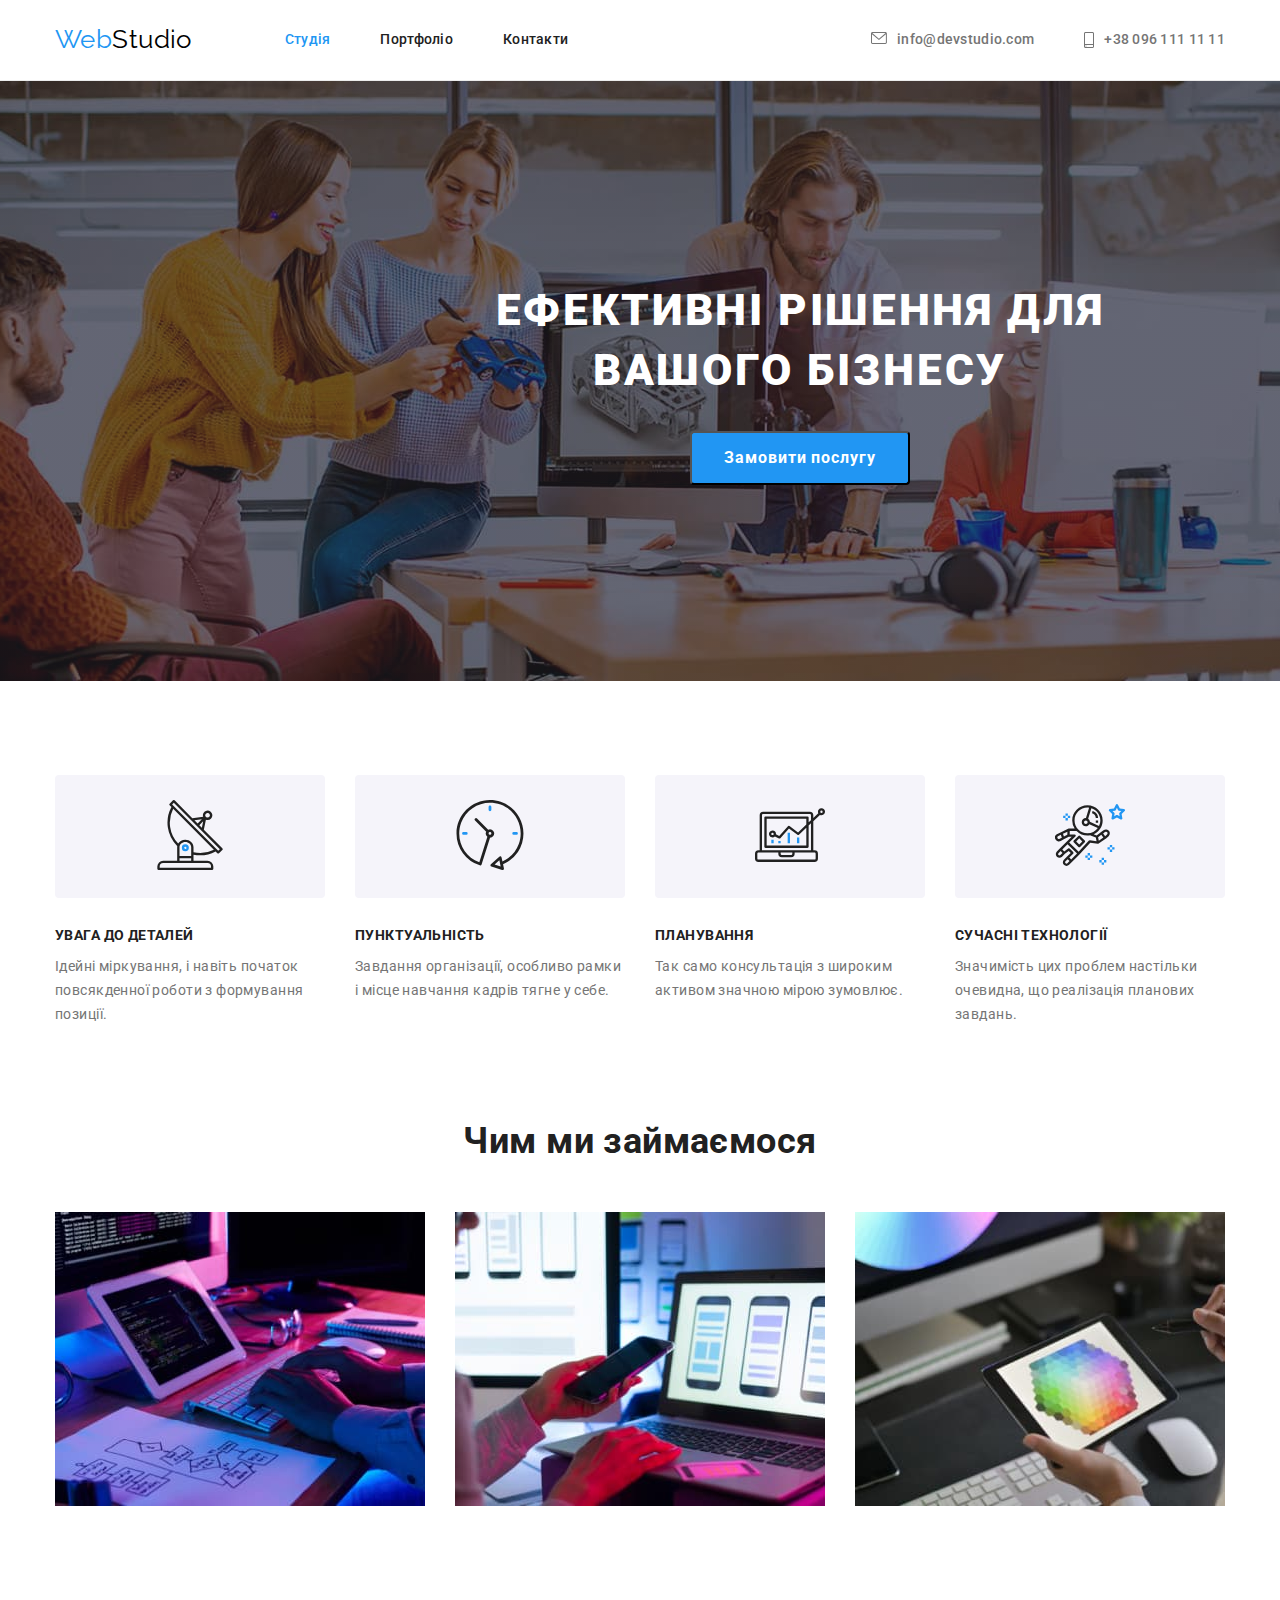
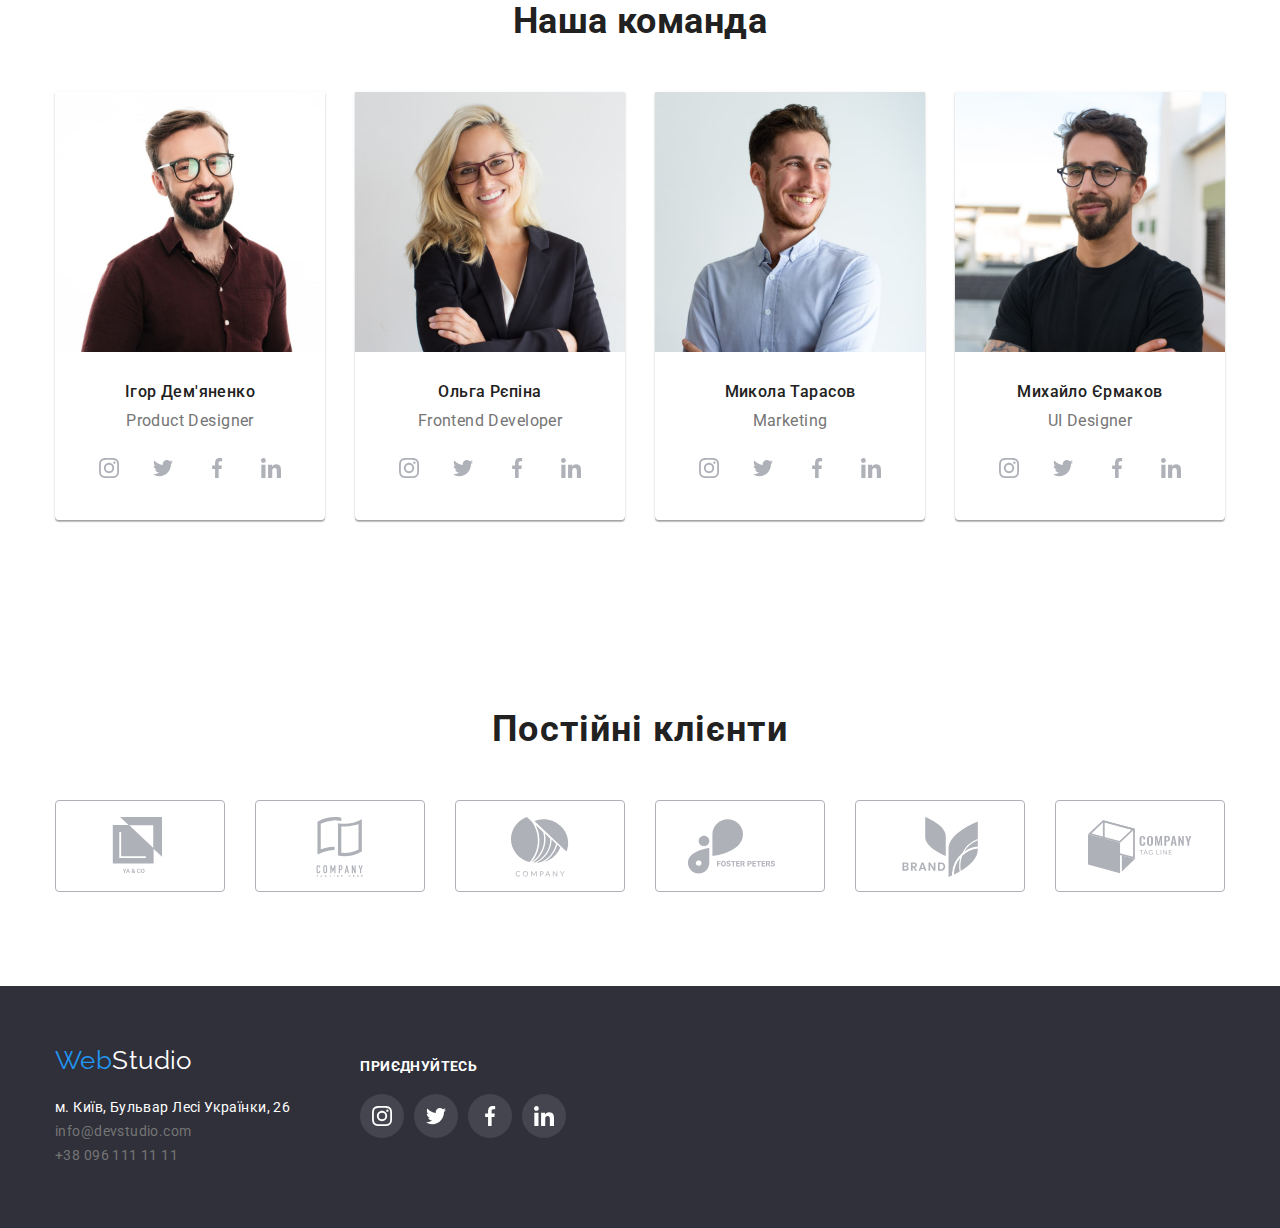
<file: index.html>
<!DOCTYPE html>
<html lang="uk">
  <head>
    <meta charset="UTF-8" />
    <meta http-equiv="X-UA-Compatible" content="IE=edge" />
    <meta name="viewport" content="width=device-width, initial-scale=1.0" />
    <title>Document</title>
    <link rel="preconnect" href="https://fonts.googleapis.com" />
    <link rel="preconnect" href="https://fonts.gstatic.com" crossorigin />
    <link
      rel="stylesheet"
      href="https://cdnjs.cloudflare.com/ajax/libs/modern-normalize/1.0.0/modern-normalize.min.css"
    />
    <link
      href="https://fonts.googleapis.com/css2?family=Raleway:wght@700&family=Roboto:wght@400;500;700;900&display=swap"
      rel="stylesheet"
    />
    <link rel="stylesheet" href="./css/styles.css" />
  </head>
  <body>
    <!--Header-->
    <header class="header">
      <div class="container">
        <nav class="main-nav">
          <a class="header-logo" href="./index.html"><span>Web</span>Studio</a>
          <ul class="site-nav lists">
            <li class="item"><a class="nav-link current" href="./index.html">Студія</a></li>
            <li class="item"><a class="nav-link" href="./portfolio.html">Портфоліо</a></li>
            <li class="item"><a class="nav-link" href="">Контакти</a></li>
          </ul>
          <ul class="address-nav lists">
            <li class="links">
              <a class="address-link" href="mailto:info@devstudio.com">
                <svg class="nav-icons" width="16" height="12">
                  <use href="./images/symbol-defs.svg#icon-envelope"></use>
                </svg>
                info@devstudio.com
              </a>
            </li>
            <li class="links">
              <a class="address-link" href="tel:+380961111111">
                <svg class="nav-icons" width="10" height="16">
                  <use href="./images/symbol-defs.svg#icon-smartphone"></use>
                </svg>
                +38 096 111 11 11
              </a>
            </li>
          </ul>
        </nav>
      </div>
    </header>
    <!--MAIN-->
    <main>
      <!--Hero-->
      <section class="hero">
        <div class="main container">
          <h1 class="title">Ефективні рішення для вашого бізнесу</h1>
          <button type="button">Замовити послугу</button>
        </div>
      </section>
      <!--Features-->

      <section class="section features">
        <div class="container">
          <h2 hidden>Особливості</h2>
          <ul class="features lists">
            <li class="list">
              <div class="container-tumb">
                <svg class="features-icons" width="70" height="70">
                  <use href="./images/symbol-defs.svg#icon-antenna-1"></use>
                </svg>
              </div>
              <h3 class="title">увага до деталей</h3>
              <p class="text">
                Ідейні міркування, і навіть початок повсякденної роботи з формування позиції.
              </p>
            </li>
            <li class="list">
              <div class="container-tumb">
                <svg class="features-icons" width="70" height="70">
                  <use href="./images/symbol-defs.svg#icon-clock-1"></use>
                </svg>
              </div>
              <h3 class="title">пунктуальність</h3>
              <p class="text">
                Завдання організації, особливо рамки і місце навчання кадрів тягне у себе.
              </p>
            </li>
            <li class="list">
              <div class="container-tumb">
                <svg class="features-icons" width="70" height="70">
                  <use href="./images/symbol-defs.svg#icon-diagram-1"></use>
                </svg>
              </div>
              <h3 class="title">планування</h3>
              <p class="text">Так само консультація з широким активом значною мірою зумовлює.</p>
            </li>
            <li class="list">
              <div class="container-tumb">
                <svg class="features-icons" width="70" height="70">
                  <use href="./images/symbol-defs.svg#icon-astronaut-1"></use>
                </svg>
              </div>
              <h3 class="title">сучасні технології</h3>
              <p class="text">
                Значимість цих проблем настільки очевидна, що реалізація планових завдань.
              </p>
            </li>
          </ul>
        </div>
      </section>
      <!--What company do-->
      <section class="section todo">
        <div class="container">
          <h2 class="title">Чим ми займаємося</h2>
          <ul class="working lists">
            <li class="links">
              <img src="./images/img-1.jpg" alt="процесс програмування" width="370" />
            </li>
            <li class="links">
              <img src="./images/img-2.jpg" alt="дизайн телефону" width="370" />
            </li>
            <li class="links">
              <img src="./images/img-3.jpg" alt="підбір колорів" width="370" />
            </li>
          </ul>
        </div>
      </section>
      <!--Our Team-->
      <section class="section team">
        <div class="container">
          <h2 class="title">Наша команда</h2>
          <ul class="team lists">
            <li class="links">
              <div class="container-team">
                <img class="card" src="./images/human-1.jpg" alt="член команди" width="270" />
                <h3 class="name">Ігор Дем'яненко</h3>
                <p class="position">Product Designer</p>
                <ul class="team-links lists">
                  <li>
                    <a class="social-tumb" href="#">
                      <svg class="social-icons" width="20" height="20">
                        <use href="./images/symbol-defs.svg#icon-instagram-2"></use>
                      </svg>
                    </a>
                  </li>
                  <li>
                    <a class="social-tumb" href="#">
                      <svg class="social-icons" width="20" height="20">
                        <use href="./images/symbol-defs.svg#icon-twitter-1"></use>
                      </svg>
                    </a>
                  </li>
                  <li>
                    <a class="social-tumb" href="#">
                      <svg class="social-icons" width="20" height="20">
                        <use href="./images/symbol-defs.svg#icon-facebook-1"></use>
                      </svg>
                    </a>
                  </li>
                  <li>
                    <a class="social-tumb" href="#">
                      <svg class="social-icons" width="20" height="20">
                        <use href="./images/symbol-defs.svg#icon-linkedin-1"></use>
                      </svg>
                    </a>
                  </li>
                </ul>
              </div>
            </li>
            <li class="links">
              <div class="container-team">
                <img class="card" src="./images/human-2.jpg" alt="член команди" width="270" />
                <h3 class="name">Ольга Рєпіна</h3>
                <p class="position">Frontend Developer</p>
                <ul class="team-links lists">
                  <li>
                    <a class="social-tumb" href="#">
                      <svg class="social-icons" width="20" height="20">
                        <use href="./images/symbol-defs.svg#icon-instagram-2"></use>
                      </svg>
                    </a>
                  </li>
                  <li>
                    <a class="social-tumb" href="#">
                      <svg class="social-icons" width="20" height="20">
                        <use href="./images/symbol-defs.svg#icon-twitter-1"></use>
                      </svg>
                    </a>
                  </li>
                  <li>
                    <a class="social-tumb" href="#">
                      <svg class="social-icons" width="20" height="20">
                        <use href="./images/symbol-defs.svg#icon-facebook-1"></use>
                      </svg>
                    </a>
                  </li>
                  <li>
                    <a class="social-tumb" href="#">
                      <svg class="social-icons" width="20" height="20">
                        <use href="./images/symbol-defs.svg#icon-linkedin-1"></use>
                      </svg>
                    </a>
                  </li>
                </ul>
              </div>
            </li>
            <li class="links">
              <div class="container-team">
                <img class="card" src="./images/human-3.jpg" alt="член команди" width="270" />
                <h3 class="name">Микола Тарасов</h3>
                <p class="position">Marketing</p>
                <ul class="team-links lists">
                  <li>
                    <a class="social-tumb" href="#">
                      <svg class="social-icons" width="20" height="20">
                        <use href="./images/symbol-defs.svg#icon-instagram-2"></use>
                      </svg>
                    </a>
                  </li>
                  <li>
                    <a class="social-tumb" href="#">
                      <svg class="social-icons" width="20" height="20">
                        <use href="./images/symbol-defs.svg#icon-twitter-1"></use>
                      </svg>
                    </a>
                  </li>
                  <li>
                    <a class="social-tumb" href="#">
                      <svg class="social-icons" width="20" height="20">
                        <use href="./images/symbol-defs.svg#icon-facebook-1"></use>
                      </svg>
                    </a>
                  </li>
                  <li>
                    <a class="social-tumb" href="#">
                      <svg class="social-icons" width="20" height="20">
                        <use href="./images/symbol-defs.svg#icon-linkedin-1"></use>
                      </svg>
                    </a>
                  </li>
                </ul>
              </div>
            </li>
            <li class="links">
              <div class="container-team">
                <img class="card" src="./images/human-4.jpg" alt="член команди" width="270" />
                <h3 class="name">Михайло Єрмаков</h3>
                <p class="position">UI Designer</p>
                <ul class="team-links lists">
                  <li>
                    <a class="social-tumb" href="#">
                      <svg class="social-icons" width="20" height="20">
                        <use href="./images/symbol-defs.svg#icon-instagram-2"></use>
                      </svg>
                    </a>
                  </li>
                  <li>
                    <a class="social-tumb" href="#">
                      <svg class="social-icons" width="20" height="20">
                        <use href="./images/symbol-defs.svg#icon-twitter-1"></use>
                      </svg>
                    </a>
                  </li>
                  <li>
                    <a class="social-tumb" href="#">
                      <svg class="social-icons" width="20" height="20">
                        <use href="./images/symbol-defs.svg#icon-facebook-1"></use>
                      </svg>
                    </a>
                  </li>
                  <li>
                    <a class="social-tumb" href="#">
                      <svg class="social-icons" width="20" height="20">
                        <use href="./images/symbol-defs.svg#icon-linkedin-1"></use>
                      </svg>
                    </a>
                  </li>
                </ul>
              </div>
            </li>
          </ul>
        </div>
      </section>
      <!-- OUR CLIENTS -->
      <section class="section our-clients">
        <div class="container clients">
          <h2 class="title">Постійні клієнти</h2>
          <ul class="clients-ul lists">
            <li class="clients-list">
              <a class="clients-tumb" href="#">
                <svg class="clients-icons" width="106" height="60">
                  <use href="./images/symbol-defs.svg#icon-logo-1"></use>
                </svg>
              </a>
            </li>
            <li class="clients-list">
              <a class="clients-tumb" href="#">
                <svg class="clients-icons" width="106" height="60">
                  <use href="./images/symbol-defs.svg#icon-logo-2"></use>
                </svg>
              </a>
            </li>
            <li class="clients-list">
              <a class="clients-tumb" href="#">
                <svg class="clients-icons" width="106" height="60">
                  <use href="./images/symbol-defs.svg#icon-logo-3"></use>
                </svg>
              </a>
            </li>
            <li class="clients-list">
              <a class="clients-tumb" href="#">
                <svg class="clients-icons" width="106" height="60">
                  <use href="./images/symbol-defs.svg#icon-logo-4"></use>
                </svg>
              </a>
            </li>
            <li class="clients-list">
              <a class="clients-tumb" href="#">
                <svg class="clients-icons" width="106" height="60">
                  <use href="./images/symbol-defs.svg#icon-logo-5"></use>
                </svg>
              </a>
            </li>
            <li class="clients-list">
              <a class="clients-tumb" href="#">
                <svg class="clients-icons" width="106" height="60">
                  <use href="./images/symbol-defs.svg#icon-logo-6"></use>
                </svg>
              </a>
            </li>
          </ul>
        </div>
      </section>
    </main>
    <!--Footer-->
    <footer class="footer">
      <div class="container">
        <div class="firstline">
          <a class="logo" href="./index.html"><span class="web">Web</span>Studio</a>
          <address class="address">
            <ul class="lists">
              <li class="links">
                <a class="address street" href="#">м. Київ, Бульвар Лесі Українки, 26</a>
              </li>
              <li class="links">
                <a class="address" href="mailto:info@devstudio.com">info@devstudio.com</a>
              </li>
              <li class="links">
                <a class="address" href="tel:+380961111111">+38 096 111 11 11</a>
              </li>
            </ul>
          </address>
        </div>
        <div class="secondline">
          <h3 class="title">приєднуйтесь</h3>
          <ul class="join-lists lists">
            <li class="join-li">
              <a class="join-links" href="#">
                <svg class="join-icons" width="20" height="20">
                  <use href="./images/symbol-defs.svg#icon-instagram-2"></use>
                </svg>
              </a>
            </li>
            <li class="join-li">
              <a class="join-links" href="#">
                <svg class="join-icons" width="20" height="20">
                  <use href="./images/symbol-defs.svg#icon-twitter-1"></use>
                </svg>
              </a>
            </li>
            <li class="join-li">
              <a class="join-links" href="#">
                <svg class="join-icons" width="20" height="20">
                  <use href="./images/symbol-defs.svg#icon-facebook-1"></use>
                </svg>
              </a>
            </li>
            <li class="join-li">
              <a class="join-links" href="#">
                <svg class="join-icons" width="20" height="20">
                  <use href="./images/symbol-defs.svg#icon-linkedin-1"></use>
                </svg>
              </a>
            </li>
          </ul>
        </div>
      </div>
    </footer>
  </body>
</html>
</file>
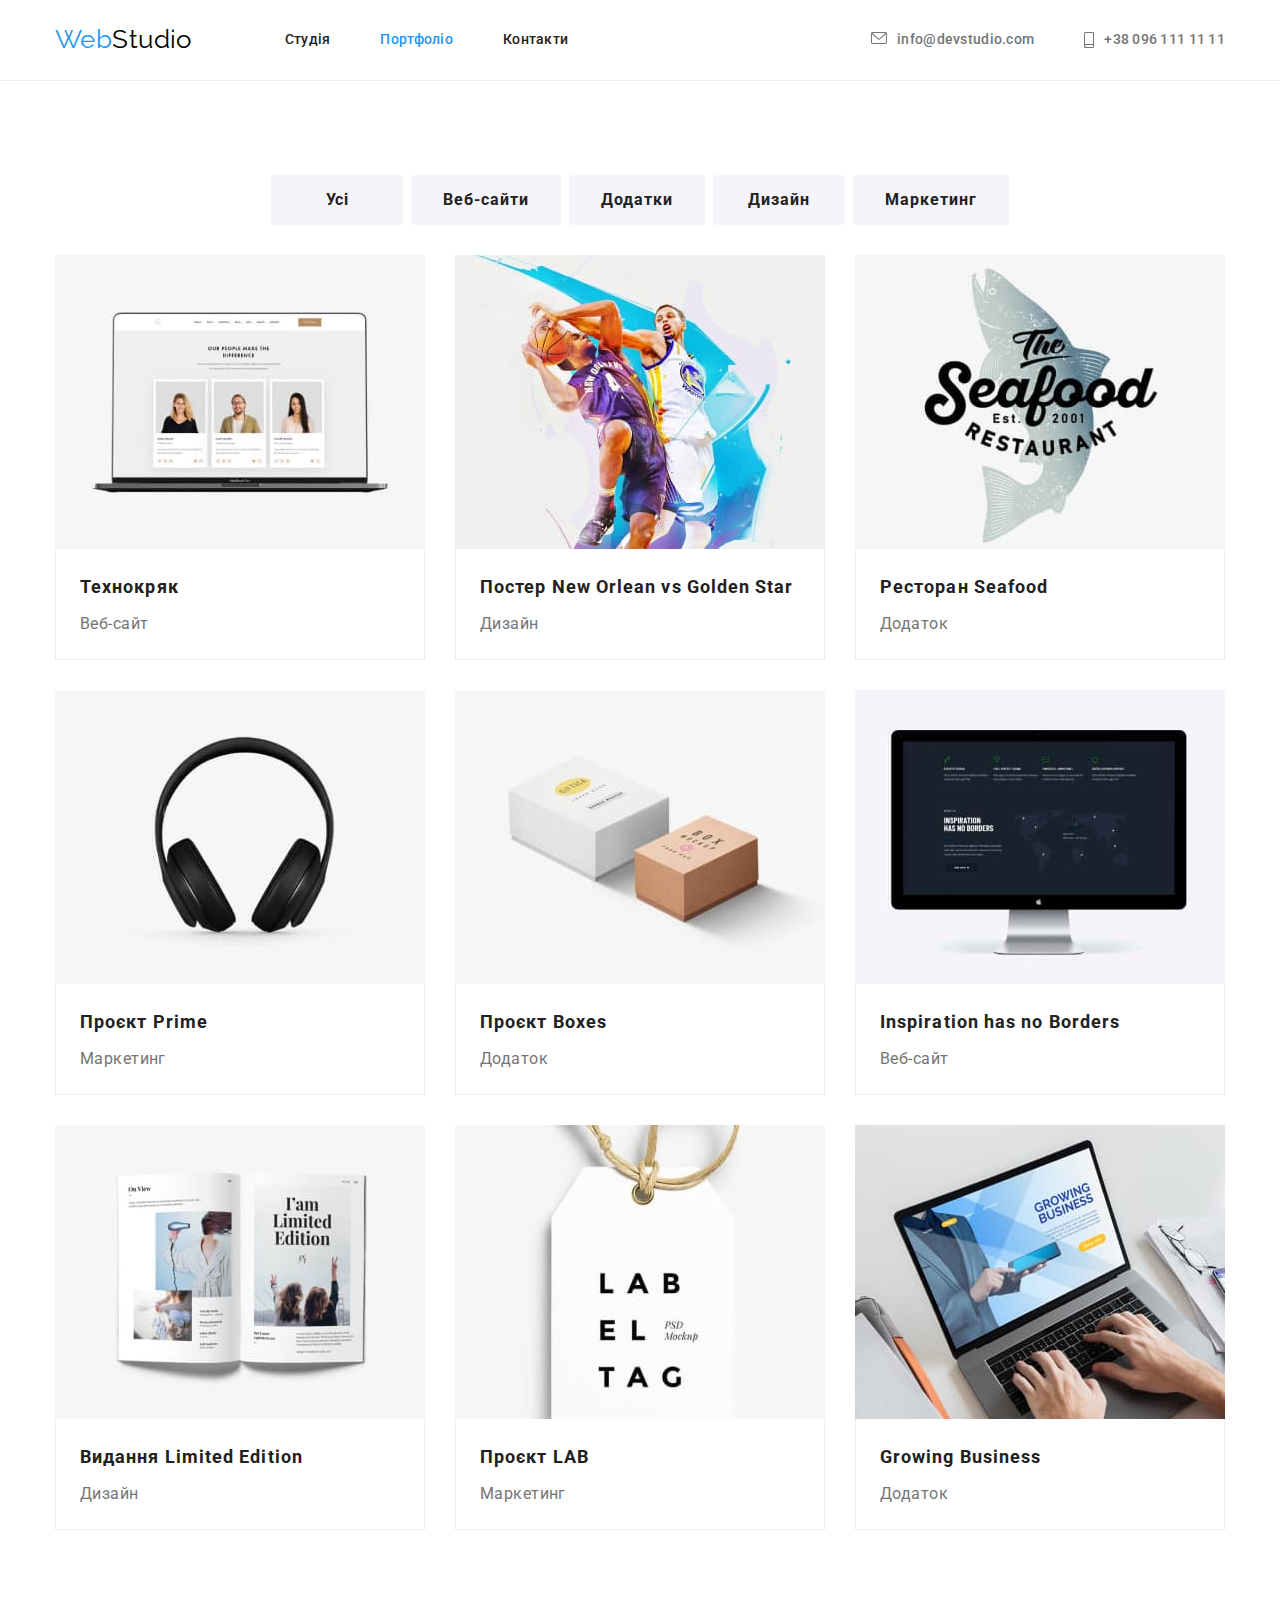
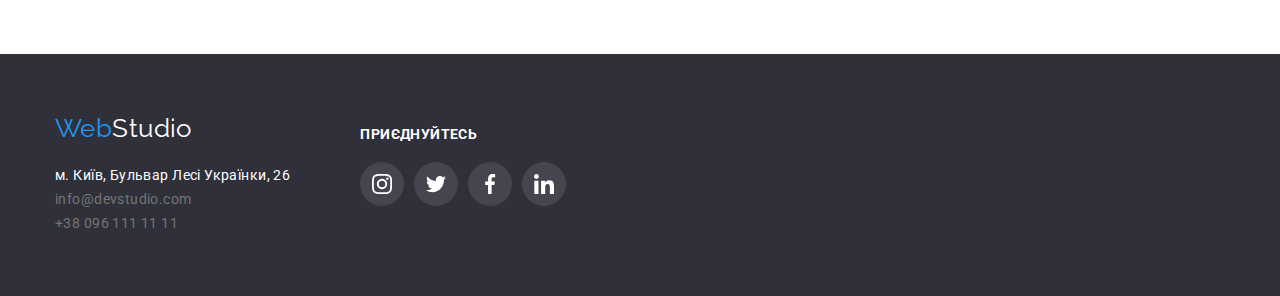
<file: portfolio.html>
<!DOCTYPE html>
<html lang="uk">
  <head>
    <meta charset="UTF-8" />
    <meta http-equiv="X-UA-Compatible" content="IE=edge" />
    <meta name="viewport" content="width=device-width, initial-scale=1.0" />
    <title>Document</title>
    <link rel="preconnect" href="https://fonts.googleapis.com" />
    <link rel="preconnect" href="https://fonts.gstatic.com" crossorigin />
    <link
      rel="stylesheet"
      href="https://cdnjs.cloudflare.com/ajax/libs/modern-normalize/1.0.0/modern-normalize.min.css"
    />
    <link
      href="https://fonts.googleapis.com/css2?family=Raleway:wght@700&family=Roboto:wght@400;500;700;900&display=swap"
      rel="stylesheet"
    />
    <link rel="stylesheet" href="./css/styles.css" />
  </head>
  <body>
    <!--Header-->
    <header class="header">
      <div class="container">
        <nav class="main-nav">
          <a class="header-logo" href="./index.html"><span>Web</span>Studio</a>
          <ul class="site-nav lists">
            <li class="item"><a class="nav-link" href="./index.html">Студія</a></li>
            <li class="item"><a class="nav-link  current" href="./portfolio.html">Портфоліо</a></li>
            <li class="item"><a class="nav-link" href="">Контакти</a></li>
          </ul>
          <ul class="address-nav lists">
            <li class="links">
              <a class="address-link" href="mailto:info@devstudio.com">
                <svg class="nav-icons" width="16" height="12">
                  <use href="./images/symbol-defs.svg#icon-envelope"></use>
                </svg>
                info@devstudio.com
              </a>
            </li>
            <li class="links">
              <a class="address-link" href="tel:+380961111111">
                <svg class="nav-icons" width="10" height="16">
                  <use href="./images/symbol-defs.svg#icon-smartphone"></use>
                </svg>
                +38 096 111 11 11
              </a>
            </li>
          </ul>
        </nav>
      </div>
    </header>
    <!--MAIN-->
    <main>
      <section class="section portfolio">
        <div class="container">
          <h1 hidden class="title">Наші роботи</h1>
          <ul class="lists nav-portfolio">
            <li class="item"><button class="nav-button" type="button">Усі</button></li>
            <li class="item"><button class="nav-button" type="button">Веб-сайти</button></li>
            <li class="item"><button class="nav-button" type="button">Додатки</button></li>
            <li class="item"><button class="nav-button" type="button">Дизайн</button></li>
            <li class="item"><button class="nav-button" type="button">Маркетинг</button></li>
          </ul>
        </div>
        <div class="container">
          <ul class="lists works">
            <li class="portfolio-list">
              <a class="examples" href="">
                <img src="./images/portfolio/img1.jpg" alt="технокряк" width="370" />
                <div class="lower-content">
                  <h2 class="title">Технокряк</h2>
                  <p class="text">Веб-сайт</p>
                </div>
              </a>
            </li>
            <li class="portfolio-list">
              <a class="examples" href="">
                <img src="./images/portfolio/img2.jpg" alt="постер орлеан" width="370" />
                <div class="lower-content">
                  <h2 class="title">Постер New Orlean vs Golden Star</h2>
                  <p class="text">Дизайн</p>
                </div>
              </a>
            </li>
            <li class="portfolio-list">
              <a class="examples" href="">
                <img src="./images/portfolio/img3.jpg" alt="ресторан" width="370" />
                <div class="lower-content">
                  <h2 class="title">Ресторан Seafood</h2>
                  <p class="text">Додаток</p>
                </div>
              </a>
            </li>
            <li class="portfolio-list">
              <a class="examples" href="">
                <img src="./images/portfolio/img4.jpg" alt="прайм" width="370" />
                <div class="lower-content">
                  <h2 class="title">Проєкт Prime</h2>
                  <p class="text">Маркетинг</p>
                </div>
              </a>
            </li>
            <li class="portfolio-list">
              <a class="examples" href="">
                <img src="./images/portfolio/img5.jpg" alt="бокс" width="370" />
                <div class="lower-content">
                  <h2 class="title">Проєкт Boxes</h2>
                  <p class="text">Додаток</p>
                </div>
              </a>
            </li>
            <li class="portfolio-list">
              <a class="examples" href="">
                <img src="./images/portfolio/img6.jpg" alt="инспирейшн" width="370" />
                <div class="lower-content">
                  <h2 class="title">Inspiration has no Borders</h2>
                  <p class="text">Веб-сайт</p>
                </div>
              </a>
            </li>
            <li class="portfolio-list">
              <a class="examples" href="">
                <img src="./images/portfolio/img7.jpg" alt="видання" width="370" />
                <div class="lower-content">
                  <h2 class="title">Видання Limited Edition</h2>
                  <p class="text">Дизайн</p>
                </div>
              </a>
            </li>
            <li class="portfolio-list">
              <a class="examples" href="">
                <img src="./images/portfolio/img8.jpg" alt="проект лаб" width="370" />
                <div class="lower-content">
                  <h2 class="title">Проєкт LAB</h2>
                  <p class="text">Маркетинг</p>
                </div>
              </a>
            </li>
            <li class="portfolio-list">
              <a class="examples" href="">
                <img src="./images/portfolio/img9.jpg" alt="бизнес" width="370" />
                <div class="lower-content">
                  <h2 class="title">Growing Business</h2>
                  <p class="text">Додаток</p>
                </div>
              </a>
            </li>
          </ul>
        </div>
      </section>
    </main>
    <!--Footer-->
    <footer class="footer">
      <div class="container">
        <div class="firstline">
          <a class="logo" href="./index.html"><span class="web">Web</span>Studio</a>
        <address class="address">
          <ul class="lists">
            <li class="links">
              <a class="address street" href="#">м. Київ, Бульвар Лесі Українки, 26</a>
            </li>
            <li class="links">
              <a class="address" href="mailto:info@devstudio.com">info@devstudio.com</a>
            </li>
            <li class="links"><a class="address" href="tel:+380961111111">+38 096 111 11 11</a></li>
          </ul>
        </address>
        </div>
        <div class="secondline">
        <h3 class="title">приєднуйтесь</h3>
        <ul class="join-lists lists">
          <li class="join-li">
            <a class="join-links" href="#">
              <svg class="join-icons" width="20" height="20">
                  <use href="./images/symbol-defs.svg#icon-instagram-2"></use>
                </svg>
            </a>
          </li>
          <li class="join-li">
            <a class="join-links" href="#">
              <svg class="join-icons" width="20" height="20">
                  <use href="./images/symbol-defs.svg#icon-twitter-1"></use>
                </svg>
            </a>
          </li>
          <li class="join-li">
            <a class="join-links" href="#">
              <svg class="join-icons" width="20" height="20">
                  <use href="./images/symbol-defs.svg#icon-facebook-1"></use>
                </svg>
            </a>
          </li>
          <li class="join-li">
            <a class="join-links" href="#">
              <svg class="join-icons" width="20" height="20">
                  <use href="./images/symbol-defs.svg#icon-linkedin-1"></use>
                </svg>
            </a>
          </li>
        </ul>
      </div>
    </footer>
  </body>
</html>
</file>
<file: css/styles.css>
html {
    box-sizing: border-box;
}

*,
*::before,
*::after {
    box-sizing: inherit;
}

:root {
    --primary-text-color: #212121;
    --secondary-text-color: #757575;
    --primary-background-color: #F5F5F5;
    --secondary-background-color: #2F303A;
    --secondary-color: #2196F3;
    --white-color: #FFFFFF;
}
/* BODY */
body {
    font-family: 'Roboto', sans-serif;
    color: var(--primary-text-color);
    background-color: var(--white-color);
    letter-spacing: 0.03em;
    font-size: 14px;
    margin: 0;
}

img {
    display: block;
    max-width: 100%;
    height: auto;
}

/* UTILITIES */
.lists {
    padding: 0;
    margin: 0;

    list-style: none;
    font-style: normal;
}

/* ICONS STYLES */
.nav-icons {
    margin-right: 10px;
    fill: var(--secondary-text-color);
}

.features-icons {
    margin: 25px 100px;
}

.social-icons {
    fill: #AFB1B8;
    margin: 12px;
}

.clients-icons {
    fill: #AFB1B8;
}

.join-icons {
    fill: var(--white-color);
}


.team-links{
    display: flex;
    justify-content: center;
    padding: 0 32px 30px;
}

.team-links > li:not(:last-child){
    margin-right:10px
}

.social-tumb{
    background-color: inherit;
    display: flex;
    height: 44px;
    width: 44px;
    border-radius: 50%;
}

.social-tumb:hover,
.social-tumb:focus{
    background-color: var(--secondary-color);
}

.social-tumb:hover .social-icons,
.social-tumb:focus .social-icons{
    fill: var(--white-color);
}

        
/* .team-links:not(:last-child){
    margin-right: 10px;
} */



.container-tumb {
    background-color: #F5F4FA;
    border-radius: 4px;
    margin-bottom: 30px;

}

/* .nav-icons:hover,
.nav-icons:focus {
    background-color: var(--secondary-color)
} */



/* INDEX HTML */
    /* HEADER */



.main-nav {
    display: flex;
    align-items: center;
}

.header {
    border-bottom: 1px solid #ECECEC;
}

.header-logo {
    color: #000000;
    font-family: 'Raleway', sans-serif;
    font-size: 26px;
    text-decoration: none;
}

.header-logo>span {
    color: var(--secondary-color);
}

.site-nav {
    display: flex;
    margin-left: 93px;
}


.site-nav .item:not(:last-child) {
    margin-right: 50px;
}

.address-nav {
    display: flex;
    margin-left:auto;
    align-items: center;
}

.address-nav .links{
    display: flex;
    align-items: center;
}

.address-nav .links:not(:last-child) {
    margin-right: 50px;
} 


.container {
    width: 1200px;
    padding-left: 15px;
    padding-right: 15px;
    margin: 0 auto;
}


.nav-link.current {
    color: var(--secondary-color)
}

.nav-link {
    color: var(--primary-text-color);
    text-decoration: none;
    font-weight: 500;
    line-height: 1.14;
    letter-spacing: 0.02em;
    list-style: none;
    display: block;
    padding-top: 32px;
    padding-bottom: 32px;
}

.nav-link:hover,
.nav-link:focus {
    color: var(--secondary-color);
}

.header .address-link {
        display: flex;
        font-weight: 500;
        line-height: 1.14;
        letter-spacing: 0.02em;
        color: var(--secondary-text-color);
        text-decoration: none;
        list-style: none;
        padding-top: 32px;
        padding-bottom: 32px;}

.header .address-link:hover,
.header .address-link:focus {
    color: var(--secondary-color);
}

.address-link:hover .nav-icons,
.address-link:focus .nav-icons {
    fill: var(--secondary-color);
}

h1,h2,h3,h4,h5,h6 {
    margin-top: 0;
    margin-bottom: 0;
}

    /* MAIN */

/* OVERLAY */

.main.container {
    
}

.hero {
    padding: 200px 200px;
    max-width: 1600px;
    height: 600px;
    margin: 0 auto;
    background-color: #C4C4C4;
    background-image: linear-gradient(to right, rgba(47, 48, 58, 0.4), rgba(47, 48, 58, 0.4)),
    url(../images/background.jpg);
    background-repeat: no-repeat;
    background-position: center;
    background-size: cover;


    text-align: center;
}

.hero .title {
        margin: 0 auto;
        width: 696px;
        font-weight: 900;
        font-size: 44px;
        line-height: 1.36;
        letter-spacing: 0.06em;
        text-transform: uppercase;
        color: #FFFFFF;
        margin-bottom: 30px;
}

button {
        font-weight: 700;
        border-radius: 4px;
        font-size: 16px;
        line-height: 1.88;
        display: inline-block;
        align-items: center;
        text-align: center;
        letter-spacing: 0.06em;
        color: #FFFFFF;
        background-color: var(--secondary-color);
        padding: 10px 32px;
        min-width: 132px;
        text-decoration: none;
}

button:hover,
button:focus{
    background-color: #188CE8;
    box-shadow: 0px 4px 4px rgba(0, 0, 0, 0.15);
    border-radius: 4px;
}

        /* FEATURES */
.features {
    display: flex;
    flex-wrap: wrap;

    gap: 30px;
}

.features .list {
    width: 270px;
}

.features .title {
        font-weight: 700;
        font-size: 14px;
        line-height: 1.14;
        text-transform: uppercase;
        margin-top: 0;
        margin-bottom: 10px;
}

.features .text {
        margin-top: 0;
        margin-bottom:0;
        line-height: 1.71px;
        color: var(--secondary-text-color);
        line-height: 24px;
}


/* TODO */

.working {
    display: flex;
}

.working .links:not(:last-child) {
    margin-right: 30px;
}

.todo .title {
        margin-top: 0;
        font-weight: 700;
        font-size: 36px;
        line-height: 1.17;
        text-align: center;
        margin-bottom: 50px;
}
/* TEAM */

.team {
    display: flex;
}

.team .links:not(:last-child) {
    margin-right: 30px;
}

.card {
    margin-bottom: 30px;
}

.section {
    padding-top:94px;
    padding-bottom: 94px;
    /* outline: 3px solid red; */
}

.section.todo {
    padding-top: 0;
    padding-bottom: 0;
}

.container-team {
    background-color: var(--white-color);
    box-shadow: 0px 1px 3px rgba(0, 0, 0, 0.12), 0px 1px 1px rgba(0, 0, 0, 0.14), 0px 2px 1px rgba(0, 0, 0, 0.2);
    border-radius: 0px 0px 4px 4px;
}


.team .title {
    font-weight: 700;
    font-size: 36px;
    line-height: 1.17;
    text-align: center;
    margin-bottom: 50px;
    margin-top: 0px;
}

.team .name {
    font-weight: 500;
    font-size: 16px;
    line-height: 1.19;
    text-align: center;
    margin-bottom: 10px;
}


.team .position {
        margin-top: 0;
        margin-bottom: 16;

        font-size: 16px;
        line-height: 1.19;
        text-align: center;
        color: var(--secondary-text-color);
}

/* CLIENTS */
.clients .title{
        font-family: 'Roboto';
        font-style: normal;
        font-weight: 700;
        font-size: 36px;
        line-height: 42px;
        text-align: center;
        letter-spacing: 0.03em;
        margin-bottom: 50px;
}

.clients-tumb{
    display: flex;
    width: 170px;
    height: 92px;
    border: 1px solid #AFB1B8;
    border-radius: 4px;
    padding: 16px 32px;
}

.clients-tumb:hover,
.clients-tumb:focus {
    border-color:var(--secondary-color)
}

.clients-tumb:hover .clients-icons,
.clients-tumb:focus .clients-icons{
    fill: var(--secondary-color);
}

.clients-ul{
    display: flex
}

.clients-list:not(:last-child){
    margin-right:30px;
}

/* FOOTER */
.footer {
    background-color: var(--secondary-background-color);
    margin-top: 0;
}

.footer .logo {
        color: #FFFFFF;
        text-decoration: none;
        font-family: 'Raleway', sans-serif;
        font-size: 26px;
}

.footer .logo .web{
    color: var(--secondary-color);
    
}

.footer .container {
    padding-top: 60px;
    padding-bottom: 60px;
    display: flex;
}

.join-lists {
    display: flex;
}

.join-li:not(:last-child){
    margin-right: 10px;
}

.join-links {
    display: flex;
    background: rgba(255, 255, 255, 0.1);
    width: 44px;
    height: 44px;
    border-radius: 50px;
    padding: 12px;
}

.join-links:hover,
.join-links:focus {
    background-color: var(--secondary-color);
}

.secondline {
    display: block;
    margin-left: 70px;
    margin-top: 0;
    padding-top:12px;
}


.footer .address {
    line-height: 1.71;
    color: var(--secondary-text-color);
    text-decoration: none;
    list-style: none;
}

.address .lists{
    margin-top: 20px;
}

.address .street {
    font-weight: 400;
    line-height: 1.71;
    color: #FFFFFF;
    font-style: normal;
    
}

.footer .address:hover,
.footer .address:focus{
    color: var(--secondary-color);
}

.secondline .title{
        display: flex;
        font-family: 'Roboto';
        font-style: normal;
        font-weight: 700;
        font-size: 14px;
        line-height: 16px;
        letter-spacing: 0.03em;
        text-transform: uppercase;
        color: var(--white-color);
        margin-bottom: 20px;
}

/* PORTFOLIO */

.nav-portfolio {
    display: flex;
    justify-content: center;
    margin-bottom: 30px;
    margin-left: auto;
    margin-right: auto;
}

.nav-portfolio .item:not(:last-child) {
    margin-right: 8px;
    
}

.nav-button {
    color: var(--primary-text-color);
        background-color: #F5F4FA;
        cursor: pointer;
        border: none
}

.nav-button:hover,
.nav-button:focus {
    background-color: var(--secondary-color);
    color: var(--primary-background-color);
    border-radius: 4px;
    box-shadow: 0px 3px 1px rgba(0, 0, 0, 0.1), 0px 1px 2px rgba(0, 0, 0, 0.08), 0px 2px 2px rgba(0, 0, 0, 0.12);
}

/* WORKS */
.works {
    display: flex;
    flex-wrap: wrap;
    justify-content: center;
}

.portfolio-list:hover,
.portfolio-list:focus {
    box-shadow: 0px 1px 1px rgba(0, 0, 0, 0.12), 0px 4px 4px rgba(0, 0, 0, 0.06), 1px 4px 6px rgba(0, 0, 0, 0.16);
}

.portfolio-list {
    margin-right: 30px;
    /* outline: 1px solid #EEEEEE; */
    margin-bottom: 30px;
    width: calc((100% - 60px) / 3);
}


.lower-content {
    border: 1px solid #eeeeee;
    border-top: transparent;
    padding: 20px 24px;
}

.portfolio-list:nth-child(3n){
    margin-right: 0;
}


.examples {
    color: var(--primary-text-color);
    text-decoration: none;
}

.examples img {
    margin-top: 0;
    margin-bottom: 0;
    display: block;
}

.examples .title {
    margin-top: 0;
    margin-bottom: 4px;

    font-weight: 700;
    font-size: 18px;
    line-height: 2;
    letter-spacing: 0.06em;
    
}

.examples .text {
        font-size: 16px;
        line-height: 1.88;
        color: var(--secondary-text-color);
        margin-top: 0;
        margin-bottom: 0;
}
</file>
